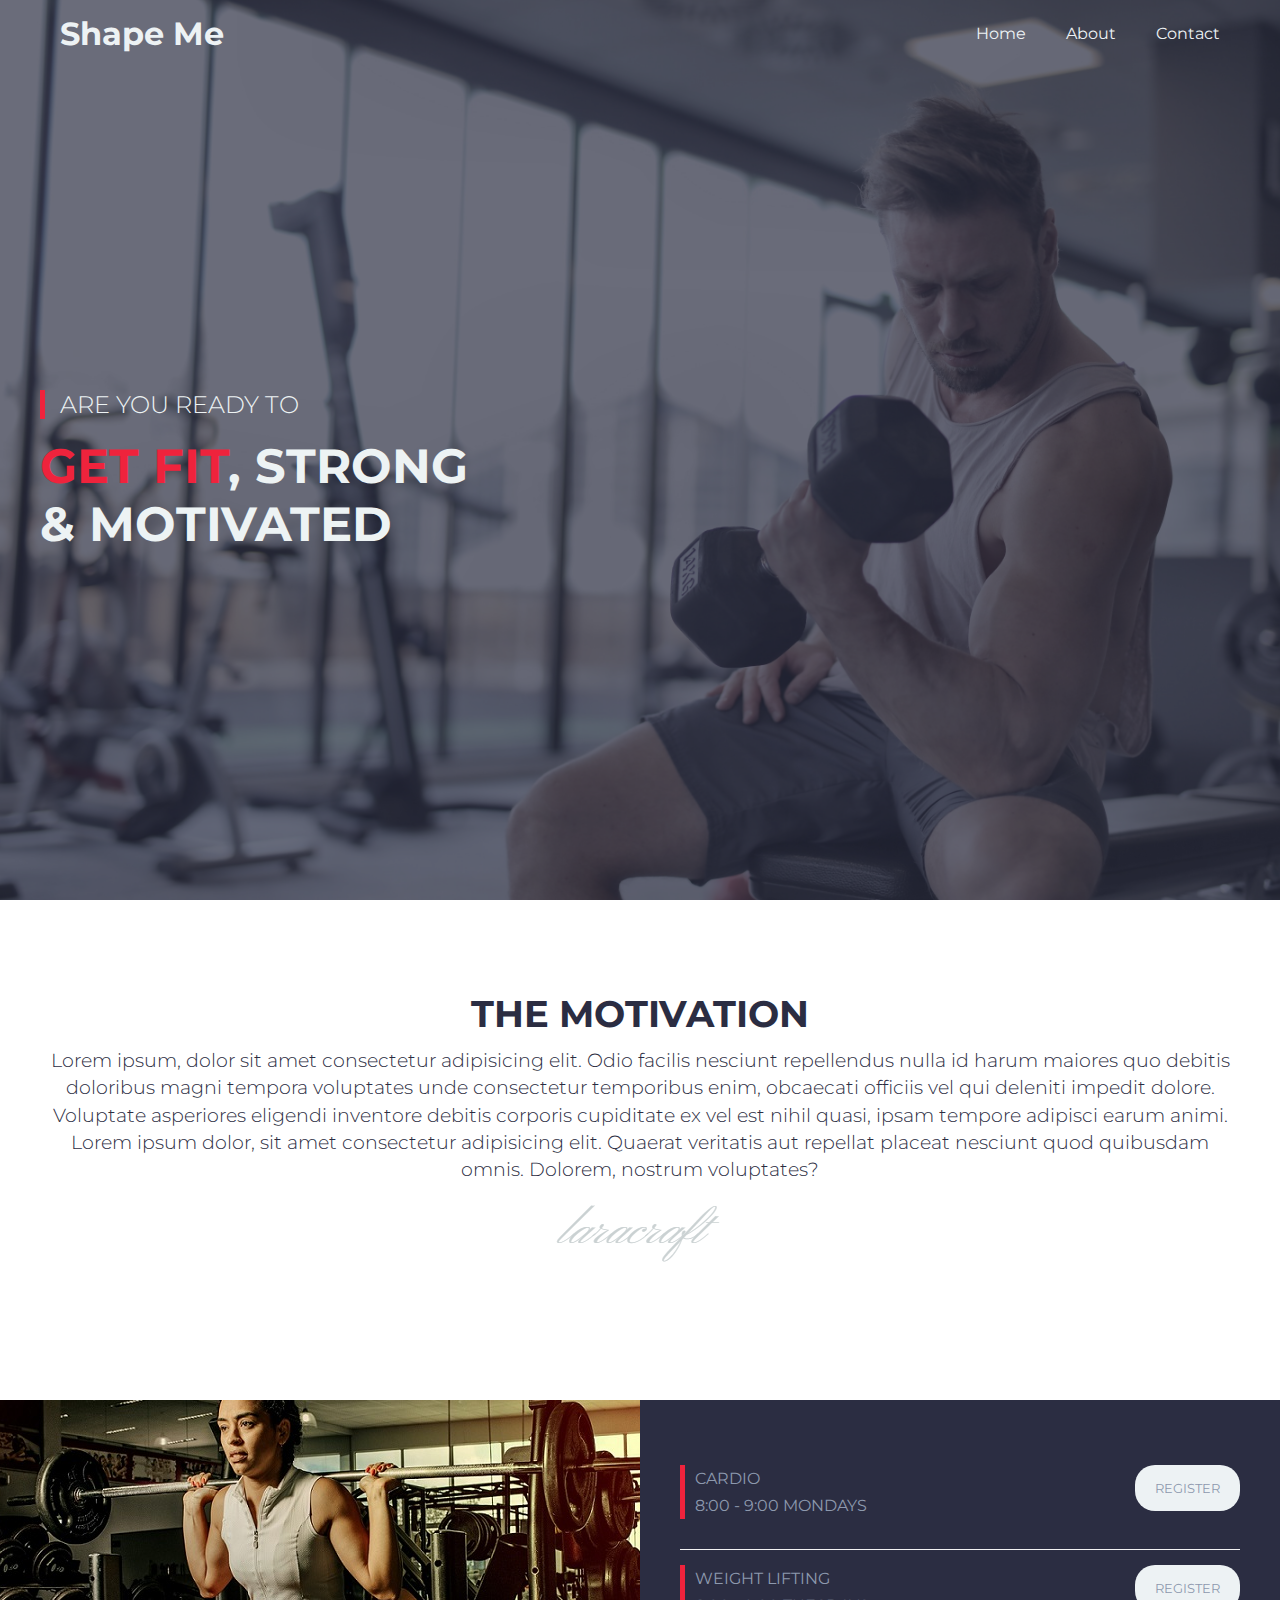
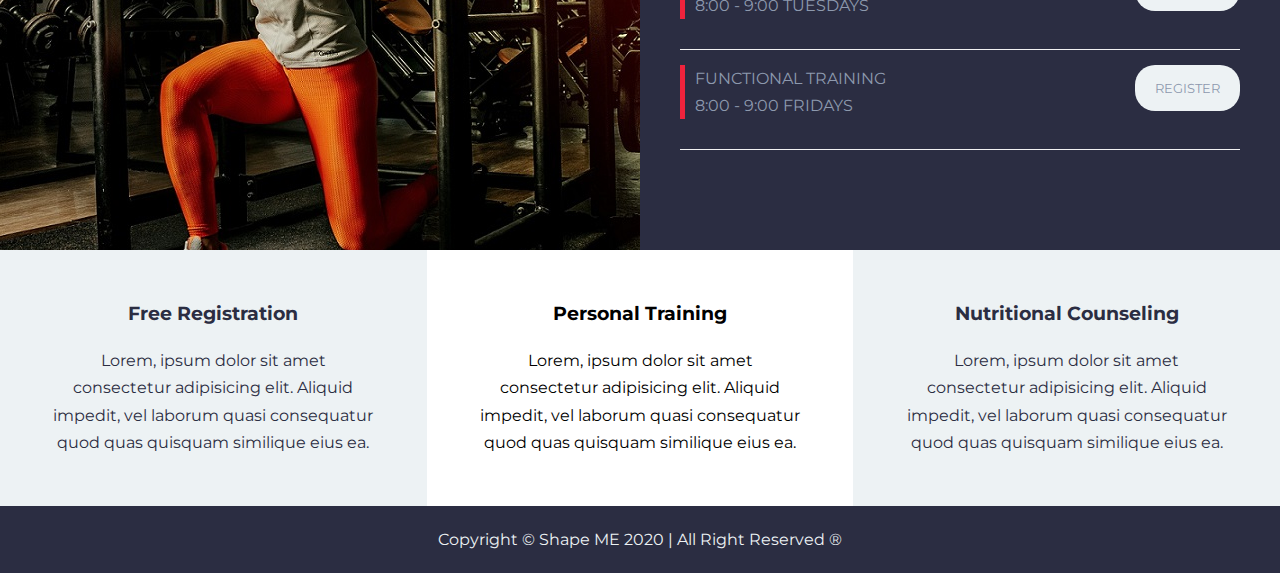
<file: index/index.html>
<!DOCTYPE html>
<html>
  <head>
    <meta charset="UTF-8" />
    <meta name="author" content="EVS Lahore" />
    <meta
      name="description"
      content="Best Gym in the town to make you fit and in shape"
/>
    <meta name="keywords" content="gym,health,fitness,training" />
    <title>Shape Me</title>

    <link rel="shortcut icon" href="img/favicon.ico" type="image/x-icon" />
    <link rel="preconnect" href="https://fonts.gstatic.com" />
    <link
      href="https://fonts.googleapis.com/css2?family=Montserrat:wght@300;400;700&display=swap"
      rel="stylesheet"
    />

    <link
    rel="stylesheet"
    href="https://cdnjs.cloudflare.com/ajax/libs/animate.css/4.1.1/animate.min.css"
   />

    <link rel="stylesheet" href="css/style.css" />
  </head>
  <body>
    <header class="showcase">
      <div class="overlay">
        <div class="container">
          <nav class="navbar">
            <h1 class="logo"><a href="index.html">Shape Me</a></h1>
            <ul>
              <li><a href="index.html">Home</a></li>
              <li><a href="about.html">About</a></li>
              <li><a href="contact.html">Contact</a></li>
            </ul>
          </nav>
        </div>

        <div class="container">
          <div class="landing">
            <div class="landing-content">
              <h2 class="sm-heading"><span>Are you ready to</span></h2>
              <h2 class="lg-heading">
                <span class="text-primary">Get Fit</span>, Strong <br />
                & motivated
              </h2>
            </div>
          </div>
        </div>
      </div>
    </header>

    <section class="motivation">
      <div class="container">
        <div class="section-title">
          <h3>The Motivation</h3>
        </div>
        <p>
          Lorem ipsum, dolor sit amet consectetur adipisicing elit. Odio facilis
          nesciunt repellendus nulla id harum maiores quo debitis doloribus
          magni tempora voluptates unde consectetur temporibus enim, obcaecati
          officiis vel qui deleniti impedit dolore. Voluptate asperiores
          eligendi inventore debitis corporis cupiditate ex vel est nihil quasi,
          ipsam tempore adipisci earum animi. Lorem ipsum dolor, sit amet
          consectetur adipisicing elit. Quaerat veritatis aut repellat placeat
          nesciunt quod quibusdam omnis. Dolorem, nostrum voluptates?
        </p>
        <img src="img/signature.png" alt="signature" />
      </div>
    </section>

    
    <section id="schedual">
      <div class="schedual-img"></div>
      <div class="schedual-content bg-dark">
        <div class="schedual-item">
          <div class="item-title">
            Cardio
            <div class="item-time">8:00 - 9:00 Mondays</div>
          </div>
          <div class="item-btn">
            <button class="btn btn-light">Register</button>
          </div>
        </div>
        <div class="schedual-item">
          <div class="item-title">
            Weight lifting
            <div class="item-time">8:00 - 9:00 Tuesdays</div>
          </div>
          <div class="item-btn">
            <button class="btn btn-light">Register</button>
          </div>
        </div>
        <div class="schedual-item">
          <div class="item-title">
            Functional Training
            <div class="item-time">8:00 - 9:00 Fridays</div>
          </div>
          <div class="item-btn">
            <button class="btn btn-light">Register</button>
          </div>
        </div>
      </div>
    </section>

    <section id="feature">
      <div class="box bg-light">
        <h3>Free Registration</h3>
        <p>
          Lorem, ipsum dolor sit amet consectetur adipisicing elit. Aliquid
          impedit, vel laborum quasi consequatur quod quas quisquam similique
          eius ea.
        </p>
      </div>
      <div class="box">
        <h3>Personal Training</h3>
        <p>
          Lorem, ipsum dolor sit amet consectetur adipisicing elit. Aliquid
          impedit, vel laborum quasi consequatur quod quas quisquam similique
          eius ea.
        </p>
      </div>
      <div class="box bg-light">
        <h3>Nutritional Counseling</h3>
        <p>
          Lorem, ipsum dolor sit amet consectetur adipisicing elit. Aliquid
          impedit, vel laborum quasi consequatur quod quas quisquam similique
          eius ea.
        </p>
      </div>
    </section>

    <footer class="main-footer bg-dark">
      Copyright &copy; Shape ME 2020 | All Right Reserved &reg;
    </footer>

    <!-- <div class="unit"></div> -->
    <!-- 
    <ul>
      <li>Item # 1</li>
      <li>
        Item # 2
        <ul>
          <li>Sub Item # 1</li>
          <li>Sub Item # 2</li>
        </ul>
      </li>
      <li>Item # 3</li>
    </ul> -->
  </body>
</html>
  </body>
</html>
</file>
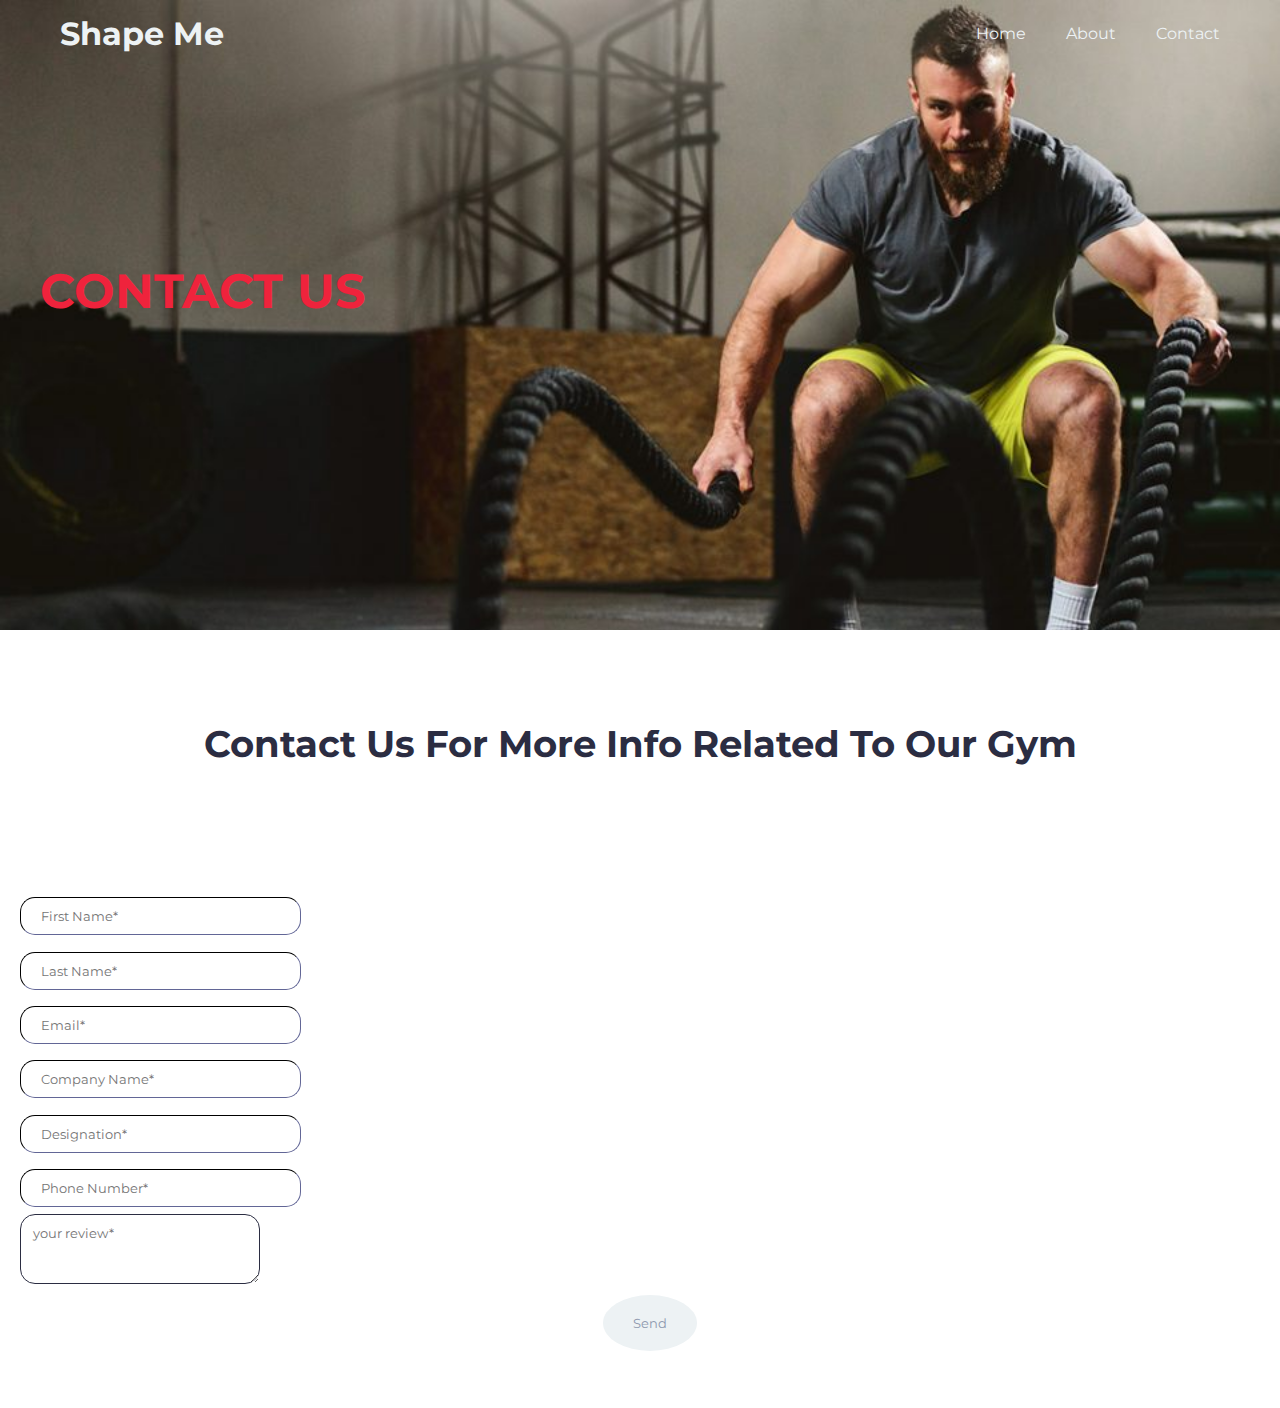
<file: index/contact.html>
<!DOCTYPE html>
<html>
  <head>
    <meta charset="UTF-8" />
    <meta name="author" content="EVS Lahore" />
    <meta
      name="description"
      content="Best Gym in the town to make you fit and in shape"
/>
    <meta name="keywords" content="gym,health,fitness,training" />
    <title>Shape Me</title>

    <link rel="shortcut icon" href="img/favicon.ico" type="image/x-icon" />
    <link rel="preconnect" href="https://fonts.gstatic.com" />
    <link
      href="https://fonts.googleapis.com/css2?family=Montserrat:wght@300;400;700&display=swap"
      rel="stylesheet"
    />

    <link rel="stylesheet" href="css/style.css" />
  </head>
  <body>
    <header class="showcase2">
      <div class="overlay2">
        <div class="container">
          <nav class="navbar2">
            <h1 class="logo2"><a href="index.html">Shape Me</a></h1>
            <ul>
              <li><a href="index.html">Home</a></li>
              <li><a href="about.html">About</a></li>
              <li><a href="contact.html">Contact</a></li>
            </ul>
          </nav>
        </div>

        <div class="container2">
            <div class="landing2">
              <div class="landing2-content">
                <h2 class="lg-heading2">
                  <span class="text-primary">Contact Us</span>
                </h2>
              </div>
            </div>
          </div>
        </div>
      </header>

      <section class="motivation2">
        <div class="container2">
          <div class="section2-title">
            <h3 class="mtcnt">Contact us for more info related to our Gym</h3>
          </div>
        </div>
    </section>

    
    <form method="GET" class="motivation2">          
        <input class="input" type="First Name" name="First Name" placeholder="First Name*" First Name>
        <br><br>
        <input class="input" type="Last Name" name="Last Name" placeholder="Last Name*" Last Name> 
        <br><br>
        <input class="input" type="Email" name="Email" placeholder="Email*" Email>
        <br><br>
        <input class="input" type="Company Name" name="Company Name" placeholder="Company Name*" Company Name>
        <br><br>
        <input class="input" type="Designation" name="Designation" placeholder="Designation*" Designation>
        <br><br>
        <input class="input" type="Phone Number" name="Phone Number" placeholder="Phone Number*" Phone Number>
        <br><br>
        <textarea class="message" placeholder="    your review*" Your review></textarea>
        <br><br><br>  
         <button type="submit" class="btn2 btn2-light2"><a href="submit.html"></a>Send</button><br><br>
     </form>
</file>
<file: index/css/style.css>
* {
  font-family: "Montserrat", sans-serif;
  margin: 0px;
  padding: 0px;
  box-sizing: border-box;
}

html,
body {
  line-height: 1.7em;
}

a {
  text-decoration: none;
  color: #2b2d42;
}

h1,
h2,
h3 {
  margin-bottom: 20px;
}

.container {
  max-width: 1200px;
  margin: auto;
  overflow: hidden;
}
.container2 {
max-width: 1200px;
margin: auto;
overflow: hidden;
}

.container3 {
  max-width: 1200px;
  margin: auto;
  overflow: hidden;
  }

.text-primary {
  color: #ef233c;
}

.text-primary2 {
  color: #ef233c;
}

.text-primary3 {
  color: #ef233c;
}

.mtcnt{
  word-wrap: normal;
  color:#2B2D42;
}
.btn {
  display: inline-block;
  padding: 15px 20px;
  border: none;
  border-radius: 20px;
  text-transform: uppercase;
}

.btn2{
  display: inline-block;
  padding: 20px 30px;
  margin: 0px 0px 20px 20px;
  cursor: pointer;
  border: none;
  border-radius: 50%;
}

.btn-light {
  background: #edf2f4;
  color: #8d99ae;
}

.btn-light:hover {
  background: #ef233c;
  color: #edf2f4;
}

.bg-dark {
  background-color: #2b2d42;
  color: #edf2f4;
}

.btn2-light2{
  background-color: #edf2f4;
  color:  #8d99ae;
  text-align: left;
}

.btn2-light2:hover{
  background-color: #ef233c;
  color: #edf2f4;
}

.bg-light {
  background-color: #edf2f4;
  color: #2b2d42;
}
.bg-light3{
  padding: 0px 0px 0px 0px;
  margin: 5%;
  color: #2b2d42;
}
.para-light3{
font-weight: 100;
font-size:large;
}

.input{
  float:left;
  margin: 10px 100px 0px 10px;
  padding: 10px 370px 10px 20px;
  border-color: #2b2d42;
  border-radius: 15px;
  border-width: 1px;
}

.message{
  float: left;
  height: 70px;
  width: 540px;
  margin: 0px 0px 0px 10px;
  padding: 10px 370px 10px 0px;
  border-color: #2b2d42;
  border-radius: 15px;
  border-width: 1px;
}

.select-option{
  font-family:"Montserrat", sans-serif;
  line-height: 1.7em;
  float: left;
  margin: 10px 0px 0px 10px;
  padding: 10px 325px 10px 0px;
  border-color: #2b2d42;
  border-radius: 15px;
  border-width: 1px;
}

.showcase {
  height: 100vh;
  background-image: url(../img/showcase.jpg);
  background-repeat: no-repeat;
  background-size: cover;
  background-position: center center;
  background-attachment: fixed;
}

.showcase2 {
  height: 70vh;
  background-image: url(../img/Battle-ropes-Cordes-ondulatoires-EVO-Fitness-1200x675.jpg);
  background-repeat: no-repeat;
  background-size: cover;
  background-position: center center;
  background-attachment: fixed;
}

.showcase3 {
  height: 70vh;
  background-image: url(../img/push\ ups.jpg);
  background-repeat: no-repeat;
  background-size: cover;
  background-position: center center;
  background-attachment: fixed;
}

.showcase .overlay {
  background-color: rgba(43, 45, 66, 0.7);
  height: 100%;
}


.showcase .overlay2 {
  background-color: rgba(43, 45, 66, 0.7);
  height: 100%;
}


.showcase .overlay3 {
  background-color: rgba(43, 45, 66, 0.7);
  height: 100%;
}

.navbar .logo {
  margin-top: 20px;
  float: left;
  margin-left: 20px;
}

.navbar2 .logo2 {
  margin-top: 20px;
  float: left;
  margin-left: 20px;
}

.navbar3 .logo3 {
  margin-top: 20px;
  float: left;
  margin-left: 20px;
}

.navbar a {
  color: #edf2f4;
}


.navbar2 a {
  color: #edf2f4;
}


.navbar3 a {
  color: #edf2f4;
}

.navbar ul {
  float: right;
  list-style: none;
}

.navbar2 ul{
  float:right;
  list-style: none;
}

.navbar3 ul{
  float: right;
  list-style: none;
}

.navbar ul li {
  float: left;
}

.navbar2 ul li{
  float: left;
}

.navbar3 ul li{
  float:left;
}

.navbar ul li a {
  display: block;
  padding: 20px 20px 10px 20px;
  text-align: center;
}


.navbar2 ul li a{
  display: block;
  padding: 20px 20px 10px 20px;
  text-align:center;
}

.navbar3 ul li a{
  display: block;
  padding: 20px 20px 10px 20px;
  text-align: center;
}


.navbar a:hover {
  color: #ef233c;
}

.navbar2 a:hover{
  color: #ef233c;
}

.navbar3 a:hover{
  color: #ef233c;
}

.navbar ul a:hover {
  border-bottom: 1px solid #ef233c;
}

.navbar2 ul a:hover{
  border-bottom: 1px solid #ef233c ;
}

.navbar3 ul a:hover{
  border-bottom: 1px solid #ef233c;
}

.landing {
  display: flex;
  align-items: center;
  height: calc(100vh - 70px);
  text-transform: uppercase;
  text-align: left;
  color: #edf3f4;
}

.landing2 {
  display: flex;
  align-items: center;
  height: calc(60vh - 70px);
  text-transform: uppercase;
  text-align: left;
  color: #edf3f4;
}

.landing3 {
  display: flex;
  align-items: center;
  height: calc(80vh - 70px);
  text-transform: uppercase;
  text-align: left;
  color: #edf3f4;
}
.sm-heading {
  font-weight: 300;
  margin: 5;
  font-size: 1.5em;
}

.sm-heading span {
  border-left: 5px solid #ef233c;
  padding-left: 15px;
}

.lg-heading {
  font-size: 3em;
  font-weight: 700;
  line-height: 1.2;
}

.lg-heading2 {
  font-size: 3em;
  font-weight: 700;
  line-height: 1.2;
}

.lg-heading3 {
  font-size: 3em;
  font-weight: 700;
  line-height: 1.2;
}

/* motivation */

.motivation {
  min-height: 500px;
  text-align: center;
  color: #2b2d42;
  padding: 100px 10px 10px 10px;
}

.motivation2 {
  min-height: 50px;
  text-align: center;
  color: #2b2d42;
  padding: 100px 10px 10px 10px;
}
.motivation2 .input{
  padding-right: 75px;
}

.motivation2 .message{
  padding-right: 75px;
  width: 240px;
}

.motivation3 {
  min-height: 500px;
  text-align: center;
  color: #2b2d42;
  padding: 100px 10px 10px 10px;
}



.motivation .section-title {
  text-transform: uppercase;
  font-weight: 700;
  font-size: 2em;
}

.motivation2 .section2-title {
  text-transform: capitalize;
  font-weight: 700;
  font-size: 2em;
}

.motivation3 .section3-title {
  text-transform: capitalize;
  font-weight: 700;
  font-size: 2em;
}

.motivation p {
  font-weight: 300;
  font-size: 1.2em;
}


#schedual {
  height: 450px;
}

#schedual .schedual-img {
  width: 50%;
  min-height: 100%;
  float: left;
  background: url(../img/schedual.jpg) no-repeat center center;
}

#schedual .schedual-content {
  width: 50%;
  min-height: 100%;
  float: right;
  padding: 50px 30px;
  color: #8d99ae;
}

.schedual-content .schedual-item {
  height: 85px;
  margin: 15px 10px;
  border-bottom: 1px solid #f2f2f2;
  padding-bottom: 10px;
}

.schedual-item .item-title {
  float: left;
  border-left: 5px solid #ef233c;
  padding-left: 10px;
  text-transform: uppercase;
}

.schedual-item .item-btn {
  float: right;
}

#feature {
  display: flex;
  flex-direction: row;
}

#feature .box {
  padding: 50px;
  text-align: center;
}

.main-footer {
  text-align: center;
  padding: 20px;
}

@media (max-width: 768px) {
  #feature {
    flex-direction: column;
  }

  #schedual .schedual-img {
    float: none;
    display: none;
  }

  #schedual .schedual-content {
    float: none;
    width: 100%;
  }

  .navbar .logo {
    float: none;
    text-align: center;
  }

  
  .navbar2 .logo2 {
    float: none;
    text-align: center;
  }
  
  .navbar3 .logo3 {
    float: none;
    text-align: center;
  }


  .navbar ul,
  .navbar ul li {
    float: none;
  }
  
  .navbar2 ul,
  .navbar2 ul li {
    float: none;
  }
  
  .navbar3 ul,
  .navbar3 ul li {
    float: none;
  }

  .navbar ul li a {
    padding: 5px;
    border-bottom: #444 dotted 1px;
    /* transition: all 2s ease-in-out; */
    transition-property: all;
    transition-duration: 2s;
    transition-timing-function: ease-in-out;
  }
  
  .navbar2 ul li a {
    padding: 5px;
    border-bottom: #444 dotted 1px;
    /* transition: all 2s ease-in-out; */
    transition-property: all;
    transition-duration: 2s;
    transition-timing-function: ease-in-out;
  }
  
  .navbar3 ul li a {
    padding: 5px;
    border-bottom: #444 dotted 1px;
    /* transition: all 2s ease-in-out; */
    transition-property: all;
    transition-duration: 2s;
    transition-timing-function: ease-in-out;
  }
.clear {
  clear: both;
}

.clear2{
  clear: both;
}

.clear3{
  clear: both;
}

/* body {
  margin: 0;
} */
/* .unit {
  background-color: rgb(33, 33, 33);
  height: 100vh;
  width: 50vw;
} */

/* ul { */
/* font-size: 1.5em; */
/* font-size: 1.5rem; */
/* }  */
</file>
